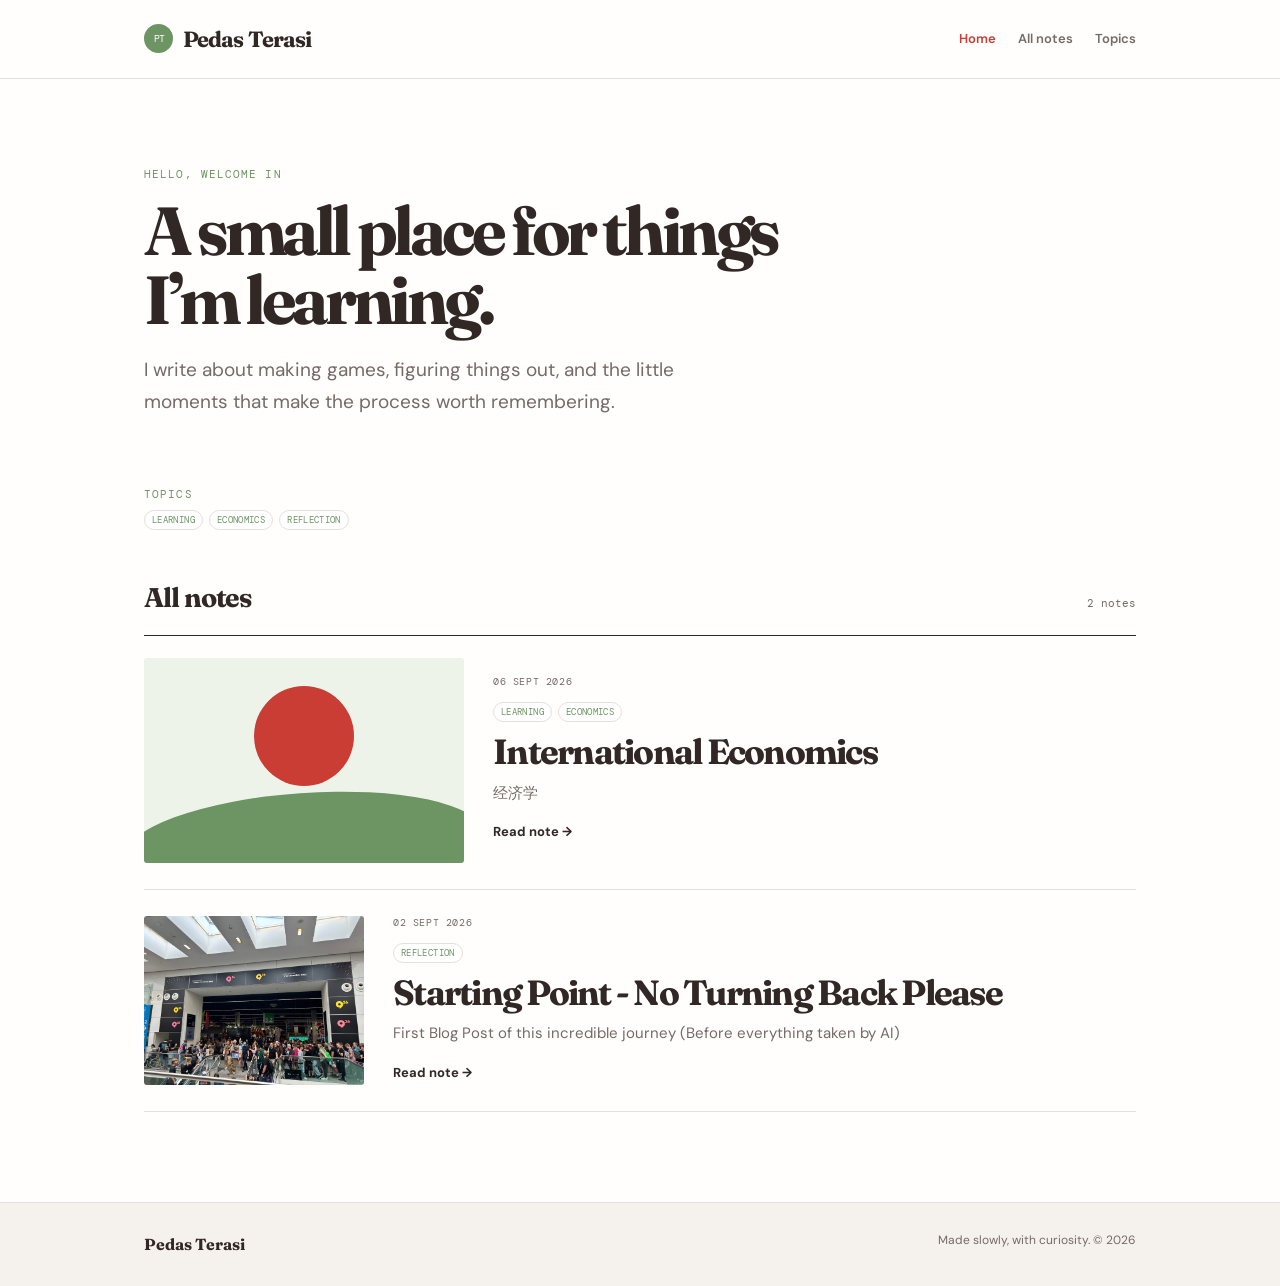
<file: index.html>
<!doctype html><html lang="en"><head><meta charset="UTF-8"><meta name="viewport" content="width=device-width,initial-scale=1.0"><title>Notes on learning &amp; making — Pedas Terasi</title><link rel="preconnect" href="https://fonts.googleapis.com"><link rel="preconnect" href="https://fonts.gstatic.com" crossorigin><link href="https://fonts.googleapis.com/css2?family=DM+Mono:wght@400;500&family=DM+Sans:opsz,wght@9..40,400;9..40,500;9..40,600;9..40,700&family=Fraunces:opsz,wght@9..144,600;9..144,700&display=swap" rel="stylesheet"><link rel="stylesheet" href="style.css"></head><body><a class="skip-link" href="#notes">Skip to notes</a><header class="site-header"><div class="shell header-inner"><a class="brand" href="./"><span class="brand-mark">PT</span><span>Pedas Terasi</span></a><nav class="site-nav" aria-label="Main navigation"><a href="./" aria-current="page">Home</a><a href="#notes">All notes</a><a href="#topics">Topics</a></nav></div></header><main class="shell"><section class="welcome"><p class="eyebrow">Hello, welcome in</p><h1>A small place for things I’m learning.</h1><p>I write about making games, figuring things out, and the little moments that make the process worth remembering.</p></section><section class="topic-section" id="topics" aria-labelledby="topic-title"><p class="eyebrow" id="topic-title">Topics</p><div class="post-tags"><span>Learning</span><span>Economics</span><span>REFLECTION</span></div></section><section class="post-list" id="notes" aria-labelledby="recent-title"><div class="list-heading"><h2 id="recent-title">All notes</h2><span>2 notes</span></div><article class="post-card featured"><a class="post-cover cover-one" href="posts/international-economics.html" aria-label="Read International Economics"></a><div class="post-copy"><p class="post-meta"><time datetime="2026-09-06">06 Sept 2026</time></p><div class="post-tags "><span>Learning</span><span>Economics</span></div><h3><a href="posts/international-economics.html">International Economics</a></h3><p>经济学</p><a class="read-link" href="posts/international-economics.html">Read note <span>→</span></a></div></article><article class="post-card"><a class="post-cover is-image" href="posts/starting-point-no-turning-back-please.html"><img src="images/1.jpg" alt="Gamescom Crowd"></a><div class="post-copy"><p class="post-meta"><time datetime="2026-09-02">02 Sept 2026</time></p><div class="post-tags "><span>REFLECTION</span></div><h3><a href="posts/starting-point-no-turning-back-please.html">Starting Point - No Turning Back Please</a></h3><p>First Blog Post of this incredible journey (Before everything taken by AI)</p><a class="read-link" href="posts/starting-point-no-turning-back-please.html">Read note <span>→</span></a></div></article></section></main><footer class="site-footer"><div class="shell footer-inner"><p>Pedas Terasi</p><p>Made slowly, with curiosity. © 2026</p></div></footer></body></html>
</file>
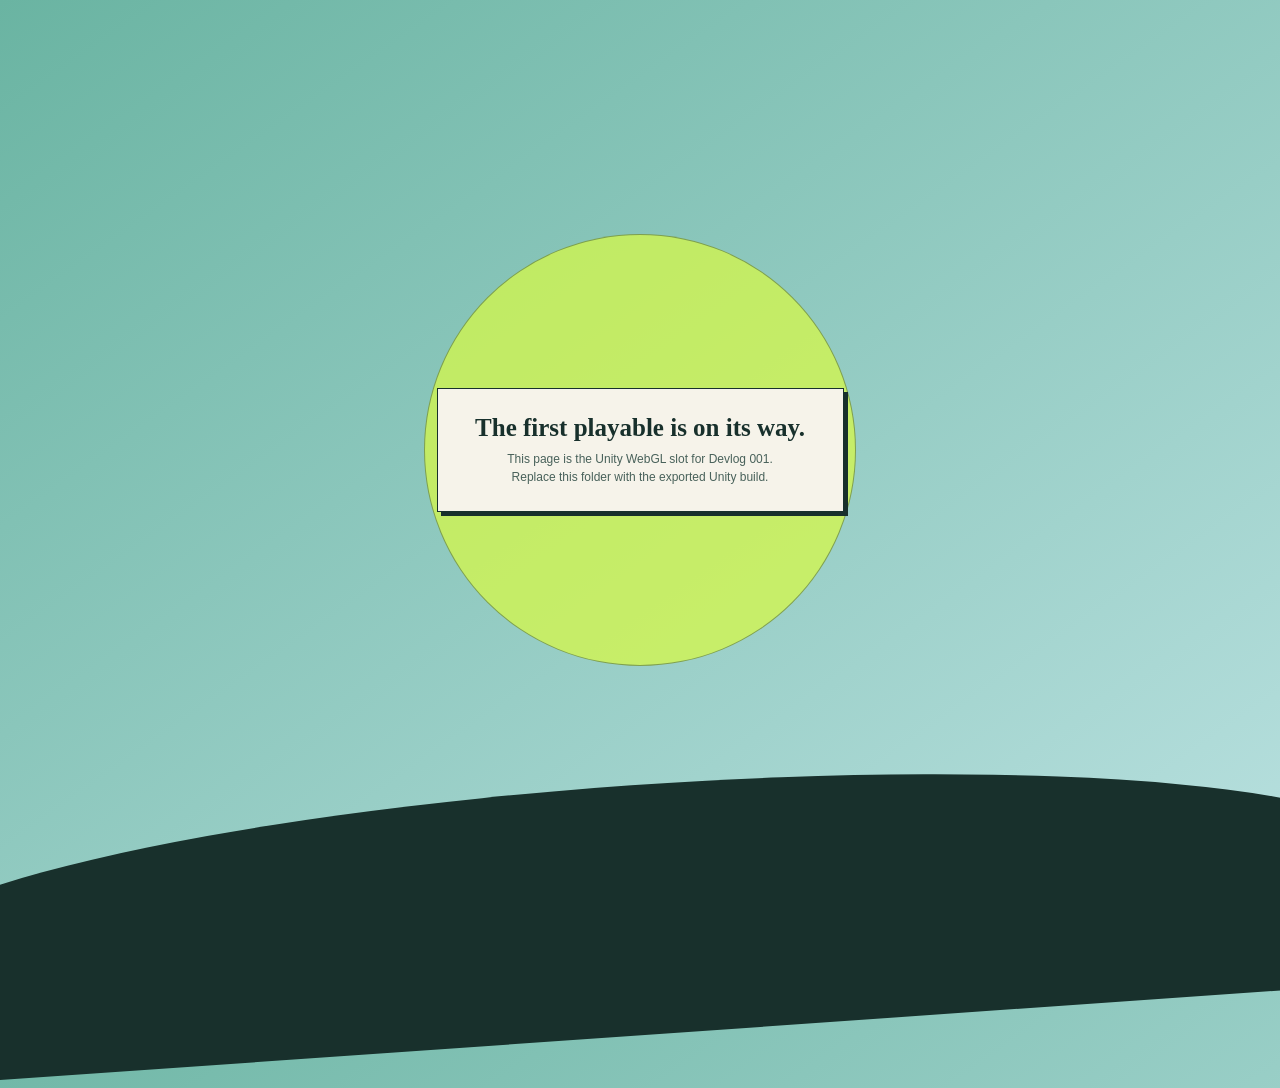
<file: games/devlog-001/index.html>
<!doctype html>
<html lang="en">
<head>
  <meta charset="utf-8">
  <meta name="viewport" content="width=device-width,initial-scale=1">
  <title>Devlog 001 — Playable build coming soon</title>
  <style>html,body{height:100%;margin:0}body{display:grid;place-items:center;overflow:hidden;background:linear-gradient(145deg,#6ab4a2,#b8e0df);color:#18302c;font-family:Arial,sans-serif}.orb{position:absolute;width:430px;height:430px;border:1px solid rgba(24,48,44,.4);border-radius:50%;background:rgba(216,250,69,.72)}.ground{position:absolute;bottom:-135px;width:120%;height:250px;border-radius:50% 50% 0 0;background:#18302c;transform:rotate(-4deg)}.card{position:relative;z-index:1;width:min(355px,calc(100% - 40px));padding:25px;border:1px solid #18302c;background:#f6f3ea;text-align:center;box-shadow:4px 4px 0 #18302c}.card h1{margin:0 0 8px;font:700 25px Georgia,serif}.card p{margin:0;color:#48615a;font-size:12px;line-height:1.5}</style>
</head>
<body><div class="orb"></div><div class="ground"></div><main class="card"><h1>The first playable is on its way.</h1><p>This page is the Unity WebGL slot for Devlog 001.<br>Replace this folder with the exported Unity build.</p></main></body>
</html>
</file>
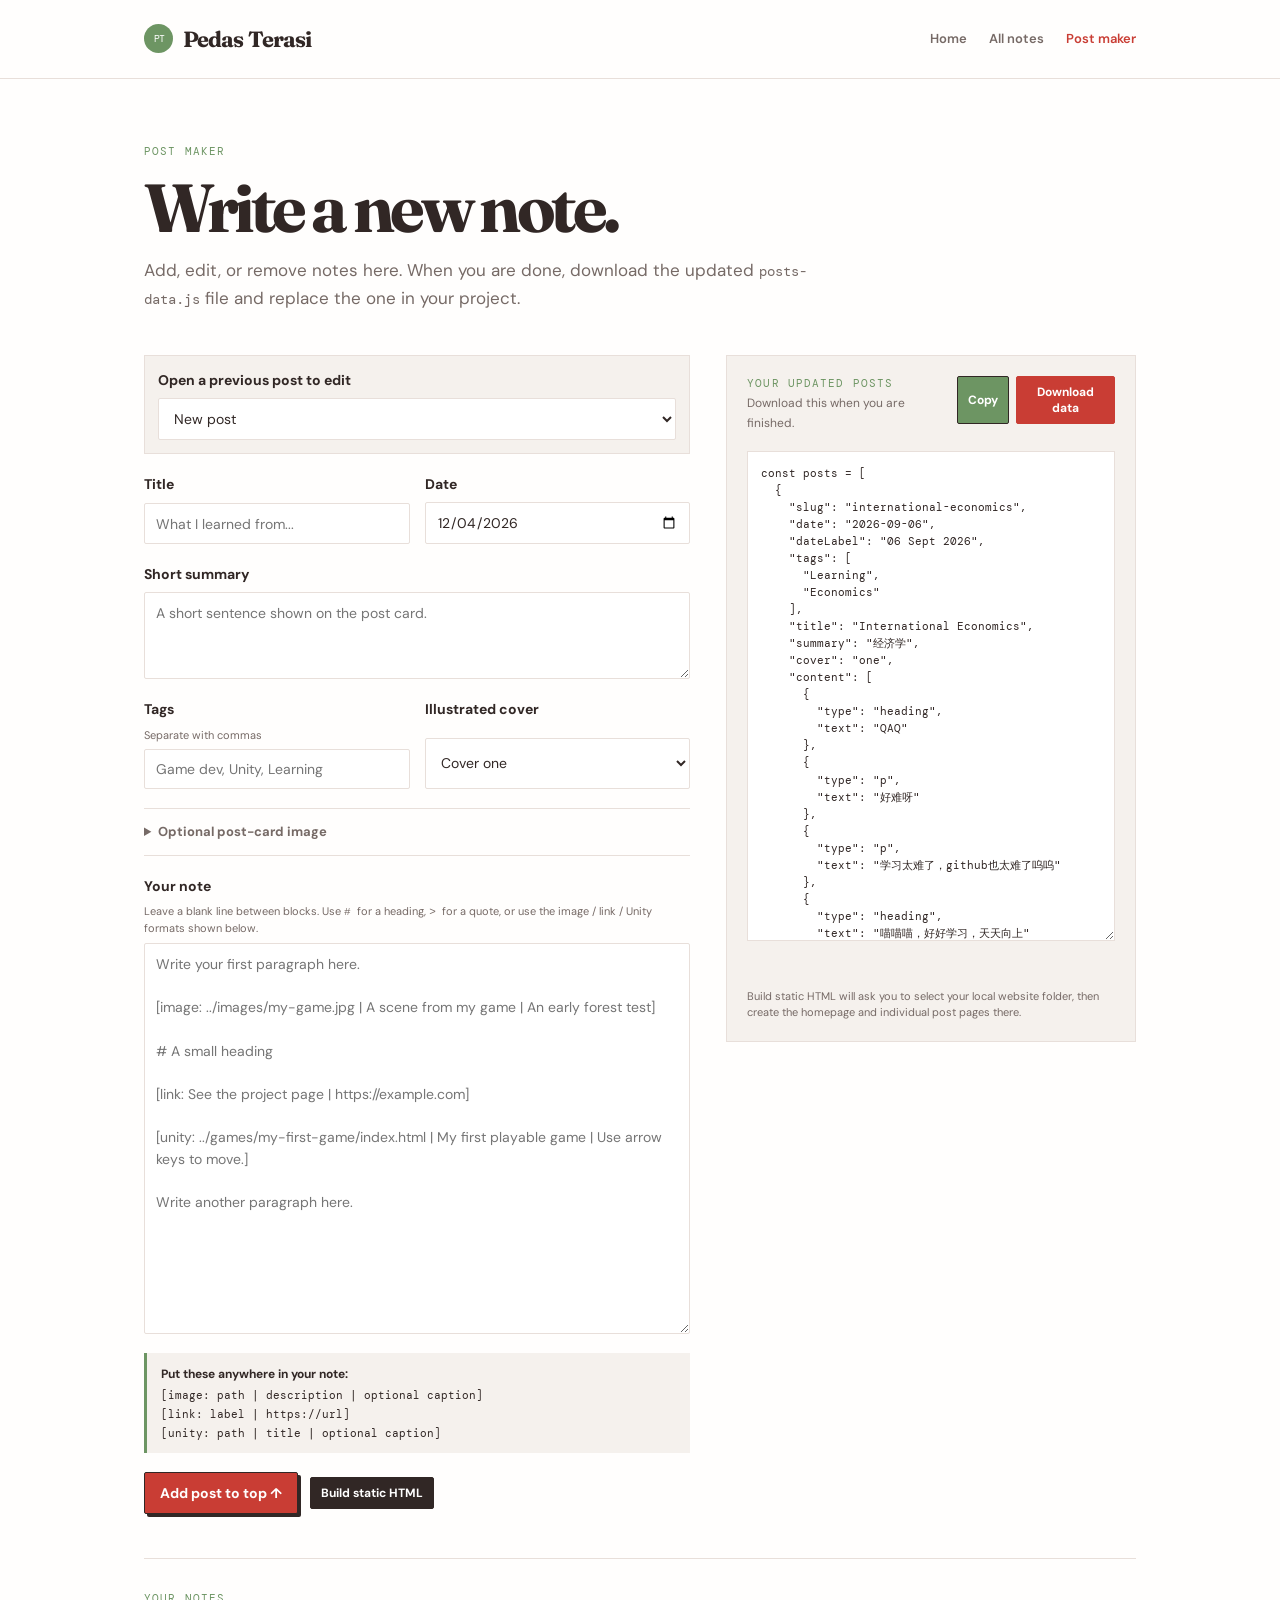
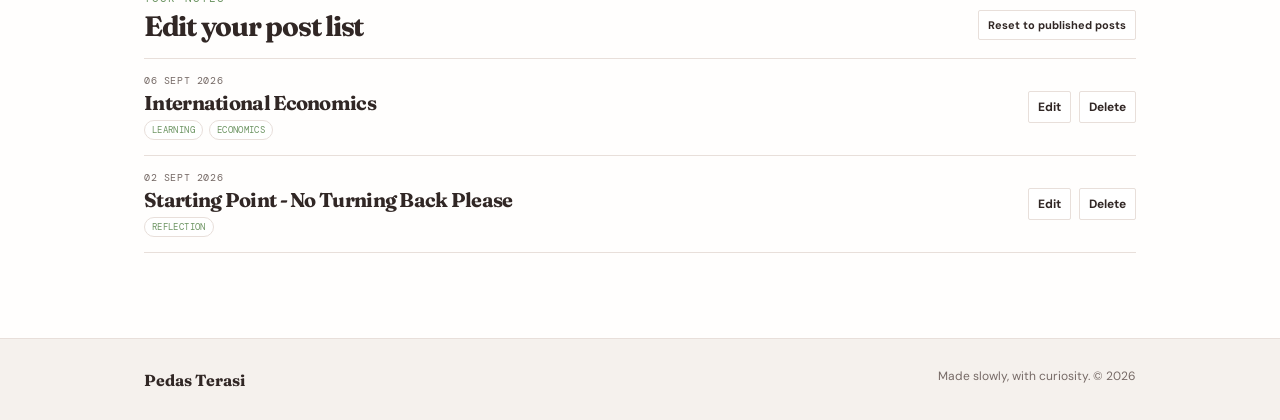
<file: new-post.html>
<!doctype html>
<html lang="en">
<head>
  <meta charset="UTF-8">
  <meta name="viewport" content="width=device-width, initial-scale=1.0">
  <meta name="description" content="A simple helper for writing a new Pedas Terasi blog post.">
  <title>Post Maker — Pedas Terasi</title>
  <link rel="preconnect" href="https://fonts.googleapis.com">
  <link rel="preconnect" href="https://fonts.gstatic.com" crossorigin>
  <link href="https://fonts.googleapis.com/css2?family=DM+Mono:wght@400;500&family=DM+Sans:opsz,wght@9..40,400;9..40,500;9..40,600;9..40,700&family=Fraunces:opsz,wght@9..144,600;9..144,700&display=swap" rel="stylesheet">
  <link rel="stylesheet" href="style.css">
</head>
<body class="maker-page">
  <header class="site-header"><div class="shell header-inner"><a class="brand" href="./"><span class="brand-mark">PT</span><span>Pedas Terasi</span></a><nav class="site-nav" aria-label="Main navigation"><a href="./">Home</a><a href="./#notes">All notes</a><a href="new-post.html" aria-current="page">Post maker</a></nav></div></header>
  <main class="shell maker-shell">
    <section class="maker-intro"><p class="eyebrow">Post maker</p><h1>Write a new note.</h1><p>Add, edit, or remove notes here. When you are done, download the updated <code>posts-data.js</code> file and replace the one in your project.</p></section>
    <div class="maker-layout">
      <form class="maker-form" data-post-form>
        <div class="post-picker-row"><label>Open a previous post to edit<select data-post-picker><option value="">New post</option></select></label><button class="delete-current-button" type="button" data-delete-current hidden>Delete selected post</button></div>
        <div class="form-row"><label>Title<input name="title" required placeholder="What I learned from..." autocomplete="off"></label><label>Date<input name="date" type="date" required></label></div>
        <label>Short summary<textarea name="summary" required rows="3" placeholder="A short sentence shown on the post card."></textarea></label>
        <div class="form-row"><label>Tags <small>Separate with commas</small><input name="tags" placeholder="Game dev, Unity, Learning"></label><label>Illustrated cover<select name="cover"><option value="one">Cover one</option><option value="two">Cover two</option><option value="three">Cover three</option><option value="four">Cover four</option></select></label></div>
        <details class="optional-fields"><summary>Optional post-card image</summary><div class="details-content"><label>Image path<input name="image" placeholder="images/my-game.jpg"></label><label>Image description<input name="imageAlt" placeholder="A small character in a forest"></label></div></details>
        <label>Your note <small>Leave a blank line between blocks. Use <code># </code> for a heading, <code>&gt; </code> for a quote, or use the image / link / Unity formats shown below.</small><textarea name="body" required rows="17" placeholder="Write your first paragraph here.&#10;&#10;[image: ../images/my-game.jpg | A scene from my game | An early forest test]&#10;&#10;# A small heading&#10;&#10;[link: See the project page | https://example.com]&#10;&#10;[unity: ../games/my-first-game/index.html | My first playable game | Use arrow keys to move.]&#10;&#10;Write another paragraph here."></textarea></label><div class="body-block-help"><strong>Put these anywhere in your note:</strong><code>[image: path | description | optional caption]</code><code>[link: label | https://url]</code><code>[unity: path | title | optional caption]</code></div>

        <div class="maker-actions"><button class="generate-button" type="submit" data-save-post>Add post to top <span>↑</span></button><button type="button" class="build-button" data-build>Build static HTML</button><button class="cancel-button" type="button" data-cancel-edit hidden>Cancel editing</button></div>
      </form>
      <section class="manage-posts" aria-labelledby="manage-title">
        <div class="manage-heading"><div><p class="eyebrow">Your notes</p><h2 id="manage-title">Edit your post list</h2></div><button type="button" class="reset-button" data-reset>Reset to published posts</button></div>
        <div data-manage-list></div>
      </section>
      <aside class="maker-output"><div class="output-heading"><div><p class="eyebrow">Your updated posts</p><p>Download this when you are finished.</p></div><div class="output-buttons"><button type="button" class="copy-button" data-copy>Copy</button><button type="button" class="download-button" data-download>Download data</button></div></div><textarea data-output readonly aria-label="Updated posts data"></textarea><p class="copy-note" data-copy-note></p><p class="build-note">Build static HTML will ask you to select your local website folder, then create the homepage and individual post pages there.</p></aside>
    </div>
  </main>
  <footer class="site-footer"><div class="shell footer-inner"><p>Pedas Terasi</p><p>Made slowly, with curiosity. © 2026</p></div></footer>
  <script src="posts-data.js"></script><script src="post-generator.js"></script>
</body>
</html>
</file>
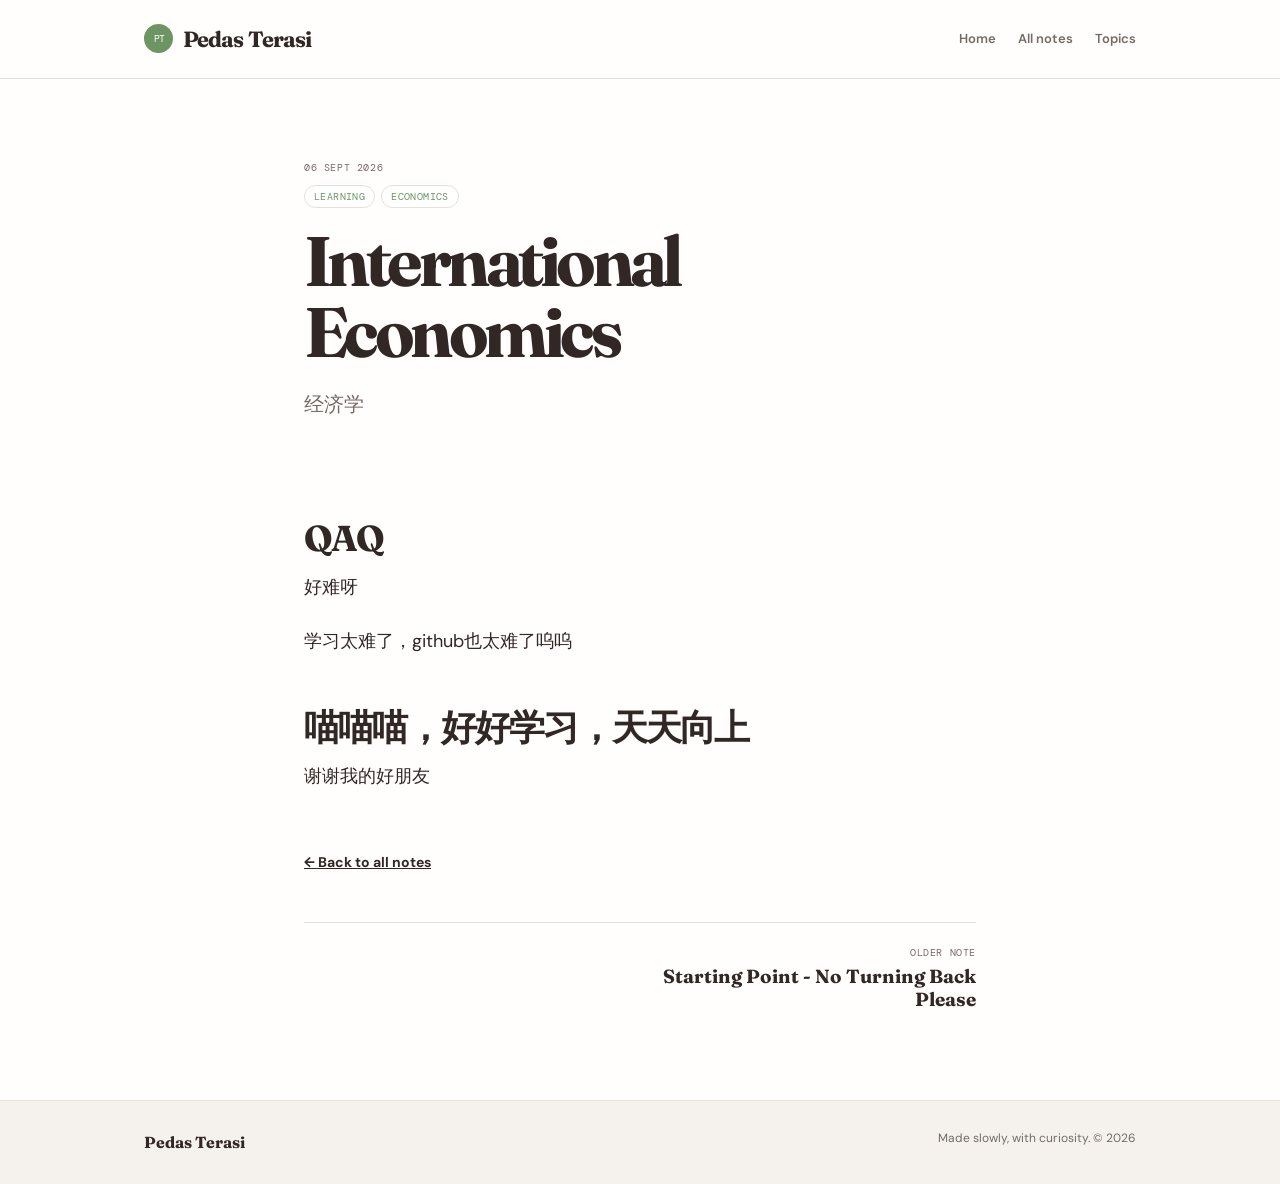
<file: posts/international-economics.html>
<!doctype html><html lang="en"><head><meta charset="UTF-8"><meta name="viewport" content="width=device-width,initial-scale=1.0"><title>International Economics — Pedas Terasi</title><link rel="preconnect" href="https://fonts.googleapis.com"><link rel="preconnect" href="https://fonts.gstatic.com" crossorigin><link href="https://fonts.googleapis.com/css2?family=DM+Mono:wght@400;500&family=DM+Sans:opsz,wght@9..40,400;9..40,500;9..40,600;9..40,700&family=Fraunces:opsz,wght@9..144,600;9..144,700&display=swap" rel="stylesheet"><link rel="stylesheet" href="../style.css"></head><body class="post-page"><a class="skip-link" href="#article">Skip to note</a><header class="site-header"><div class="shell header-inner"><a class="brand" href="../"><span class="brand-mark">PT</span><span>Pedas Terasi</span></a><nav class="site-nav" aria-label="Main navigation"><a href="../">Home</a><a href="../#notes">All notes</a><a href="../#topics">Topics</a></nav></div></header><main><header class="post-header"><p class="post-meta"><time datetime="2026-09-06">06 Sept 2026</time></p><div class="post-tags post-header-tags"><span>Learning</span><span>Economics</span></div><h1>International Economics</h1><p class="post-deck">经济学</p></header><article class="article" id="article"><h2>QAQ</h2><p>好难呀</p><p>学习太难了，github也太难了呜呜</p><h2>喵喵喵，好好学习，天天向上</h2><p>谢谢我的好朋友</p><a class="back-link" href="../">← Back to all notes</a><nav class="post-navigation" aria-label="More notes"><span class="nav-placeholder"></span><a href="starting-point-no-turning-back-please.html"><span>Older note</span>Starting Point - No Turning Back Please</a></nav></article></main><footer class="site-footer"><div class="shell footer-inner"><p>Pedas Terasi</p><p>Made slowly, with curiosity. © 2026</p></div></footer></body></html>
</file>
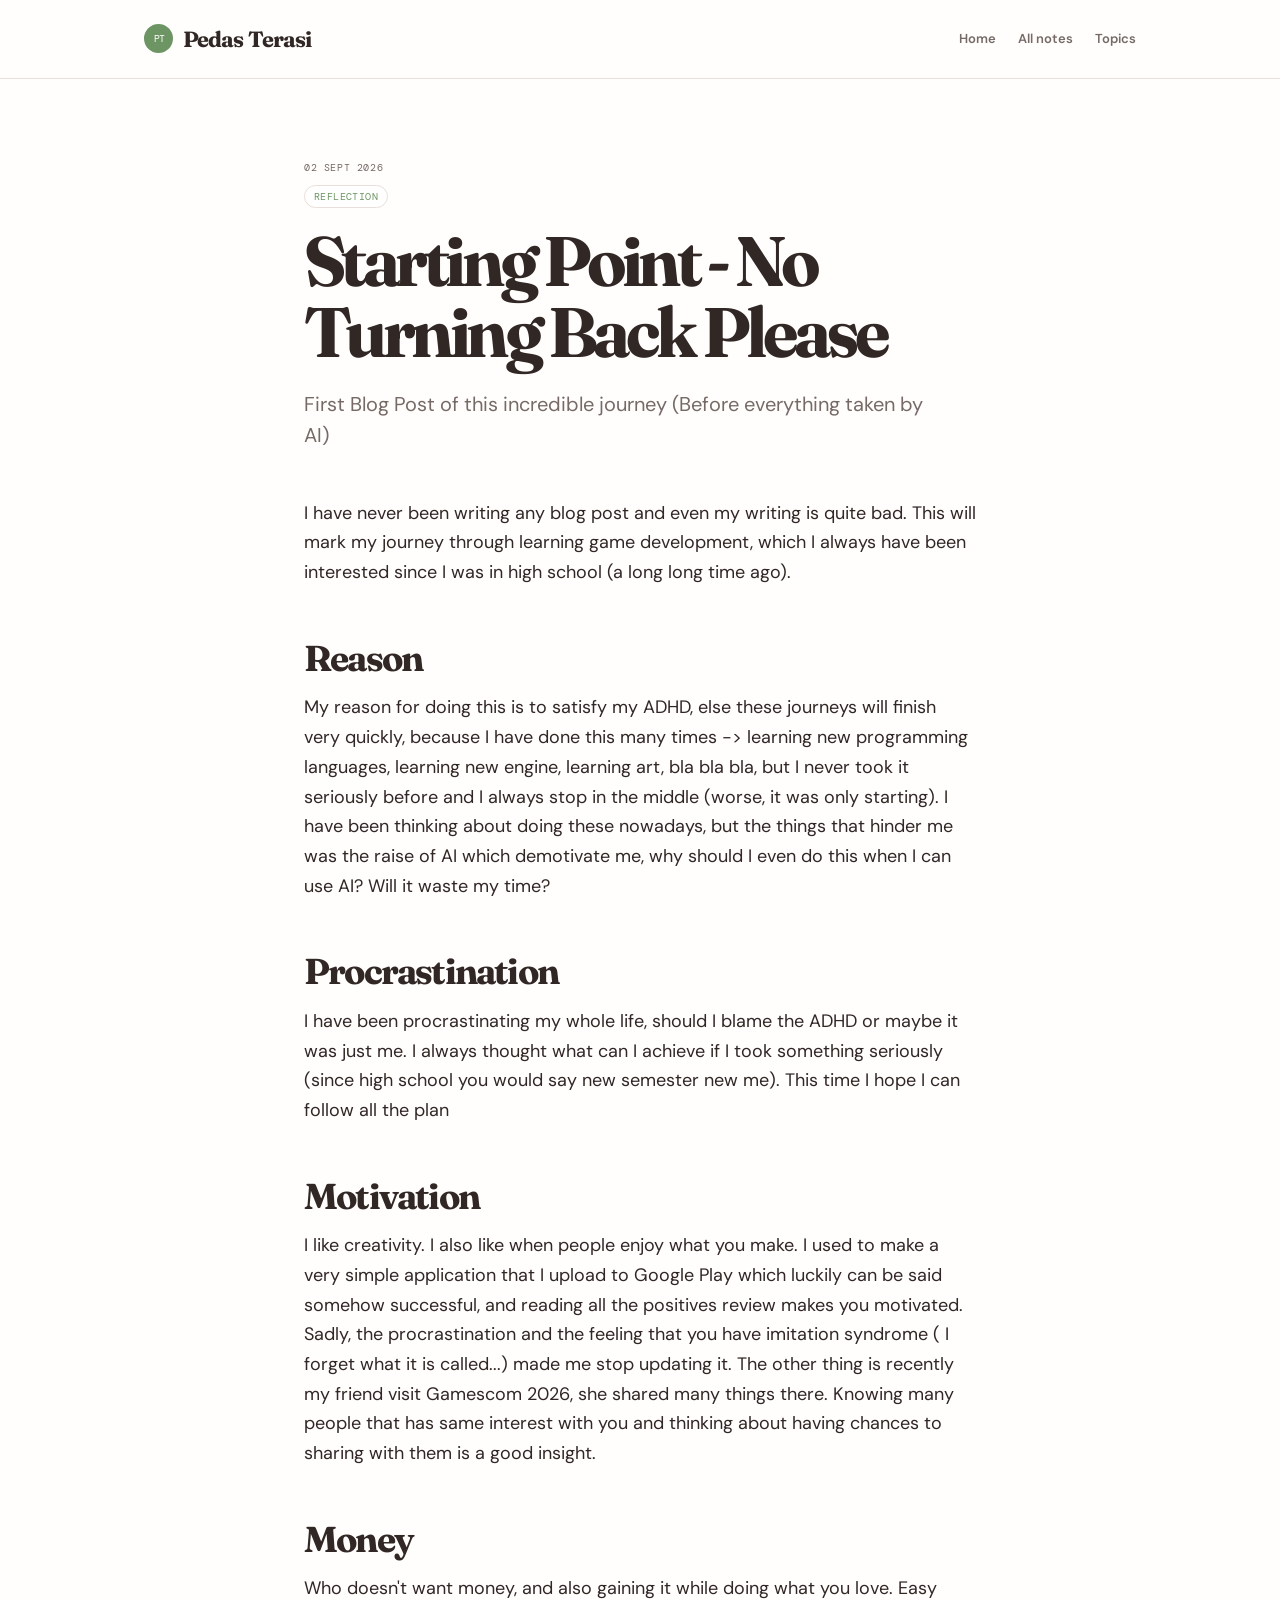
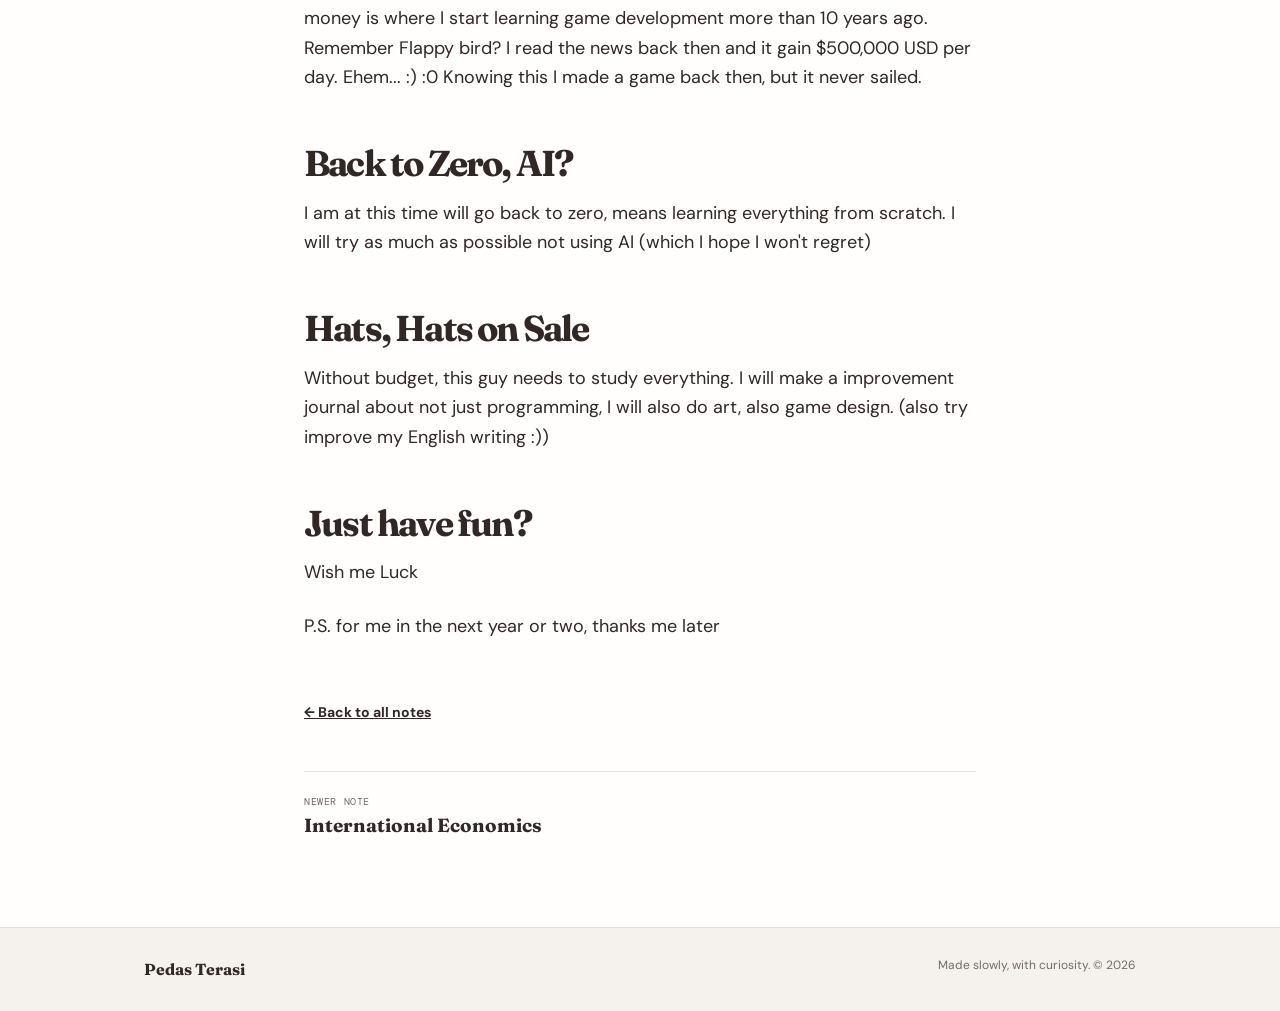
<file: posts/starting-point-no-turning-back-please.html>
<!doctype html><html lang="en"><head><meta charset="UTF-8"><meta name="viewport" content="width=device-width,initial-scale=1.0"><title>Starting Point - No Turning Back Please — Pedas Terasi</title><link rel="preconnect" href="https://fonts.googleapis.com"><link rel="preconnect" href="https://fonts.gstatic.com" crossorigin><link href="https://fonts.googleapis.com/css2?family=DM+Mono:wght@400;500&family=DM+Sans:opsz,wght@9..40,400;9..40,500;9..40,600;9..40,700&family=Fraunces:opsz,wght@9..144,600;9..144,700&display=swap" rel="stylesheet"><link rel="stylesheet" href="../style.css"></head><body class="post-page"><a class="skip-link" href="#article">Skip to note</a><header class="site-header"><div class="shell header-inner"><a class="brand" href="../"><span class="brand-mark">PT</span><span>Pedas Terasi</span></a><nav class="site-nav" aria-label="Main navigation"><a href="../">Home</a><a href="../#notes">All notes</a><a href="../#topics">Topics</a></nav></div></header><main><header class="post-header"><p class="post-meta"><time datetime="2026-09-02">02 Sept 2026</time></p><div class="post-tags post-header-tags"><span>REFLECTION</span></div><h1>Starting Point - No Turning Back Please</h1><p class="post-deck">First Blog Post of this incredible journey (Before everything taken by AI)</p></header><article class="article" id="article"><p>I have never been writing any blog post and even my writing is quite bad.
This will mark my journey through learning game development, which I always have been interested since I was in high school (a long long time ago).</p><h2>Reason</h2><p>My reason for doing this is to satisfy my ADHD, else these journeys will finish very quickly, because I have done this many times -&gt; learning new programming languages, learning new engine, learning art, bla bla bla, but I never took it seriously before and I always stop in the middle (worse, it was only starting).
I have been thinking about doing these nowadays, but the things that hinder me was the raise of AI which demotivate me, why should I even do this when I can use AI? Will it waste my time?</p><h2>Procrastination</h2><p>I have been procrastinating my whole life, should I blame the ADHD or maybe it was just me. I always thought what can I achieve if I took something seriously (since high school you would say new semester new me). This time I hope I can follow all the plan</p><h2>Motivation</h2><p>I like creativity. I also like when people enjoy what you make. I used to make a very simple application that I upload to Google Play which luckily can be said somehow successful, and reading all the positives review makes you motivated. Sadly, the procrastination and the feeling that you have imitation syndrome ( I forget what it is called...) made me stop updating it. 
The other thing is recently my friend visit Gamescom 2026, she shared many things there. Knowing many people that has same interest with you and thinking about having chances to sharing with them is a good insight.</p><h2>Money</h2><p>Who doesn't want money, and also gaining it while doing what you love. Easy money is where I start learning game development more than 10 years ago. Remember Flappy bird? I read the news back then and it gain $500,000 USD per day. Ehem... :)   :0
Knowing this I made a game back then, but it never sailed.</p><h2>Back to Zero, AI?</h2><p>I am at this time will go back to zero, means learning everything from scratch.
I will try as much as possible not using AI (which I hope I won't regret)</p><h2>Hats, Hats on Sale</h2><p>Without budget, this guy needs to study everything. I will make a improvement journal about not just programming, I will also do art, also game design. (also try improve my English writing :))</p><h2>Just have fun?</h2><p>Wish me Luck</p><p>P.S. for me in the next year or two, thanks me later</p><a class="back-link" href="../">← Back to all notes</a><nav class="post-navigation" aria-label="More notes"><a href="international-economics.html"><span>Newer note</span>International Economics</a><span class="nav-placeholder"></span></nav></article></main><footer class="site-footer"><div class="shell footer-inner"><p>Pedas Terasi</p><p>Made slowly, with curiosity. © 2026</p></div></footer></body></html>
</file>
<file: style.css>
:root {
    --ink: #312725;
    --soft: #766a66;
    --paper: #fffefd;
    --paper-dark: #f5f1ed;
    --leaf: #6d9563;
    --peach: #c93d34;
    --yellow: #eee3d6;
    --line: #e8dfda;
    --serif: "Fraunces",Georgia,serif;
    --sans: "DM Sans",Arial,sans-serif;
    --mono: "DM Mono",monospace
}

* {
    box-sizing: border-box
}

html {
    scroll-behavior: smooth
}

body {
    margin: 0;
    background: var(--paper);
    color: var(--ink);
    font-family: var(--sans);
    font-size: 16px;
    line-height: 1.65
}

.shell {
    width: min(1040px,100%);
    margin: 0 auto;
    padding-inline: 24px
}

a {
    color: inherit
}

.site-header {
    border-bottom: 1px solid var(--line)
}

.header-inner {
    min-height: 78px;
    display: flex;
    align-items: center;
    justify-content: space-between;
    gap: 22px
}

.brand {
    display: flex;
    align-items: center;
    gap: 10px;
    font-family: var(--serif);
    font-size: 22px;
    font-weight: 700;
    letter-spacing: -.04em;
    text-decoration: none
}

.brand-mark {
    display: grid;
    place-items: center;
    width: 29px;
    height: 29px;
    border-radius: 50%;
    background: var(--leaf);
    color: #fff;
    font: 10px var(--mono);
    letter-spacing: -.1em
}

.header-note {
    margin: 0;
    color: var(--soft);
    font-size: 13px
}

.welcome {
    max-width: 700px;
    padding: 88px 0 70px
}

.eyebrow {
    margin: 0 0 15px;
    color: var(--leaf);
    font: 11px var(--mono);
    letter-spacing: .1em;
    text-transform: uppercase
}

.welcome h1 {
    margin: 0 0 21px;
    font-family: var(--serif);
    font-size: clamp(40px,6.6vw,68px);
    font-weight: 700;
    letter-spacing: -.065em;
    line-height: 1.01
}

.welcome > p:last-child {
    max-width: 560px;
    margin: 0;
    color: var(--soft);
    font-size: 19px
}

.post-list {
    padding-bottom: 90px
}

.list-heading {
    display: flex;
    align-items: baseline;
    justify-content: space-between;
    margin-bottom: 22px;
    padding-bottom: 14px;
    border-bottom: 1px solid var(--ink)
}

    .list-heading h2 {
        margin: 0;
        font-family: var(--serif);
        font-size: 27px;
        letter-spacing: -.04em
    }

    .list-heading span {
        color: var(--soft);
        font: 11px var(--mono)
    }

.post-card {
    display: grid;
    grid-template-columns: 220px 1fr;
    gap: 29px;
    padding: 26px 0;
    border-bottom: 1px solid var(--line)
}

    .post-card.featured {
        grid-template-columns: 320px 1fr;
        padding-top: 0
    }

.post-cover {
    position: relative;
    display: block;
    min-height: 145px;
    overflow: hidden;
    border-radius: 3px;
    text-decoration: none
}

.post-card.featured .post-cover {
    min-height: 205px
}

.post-cover::before, .post-cover::after {
    position: absolute;
    content: ""
}

.cover-one {
    background: #edf3e9
}

    .cover-one::before {
        top: 28px;
        left: 50%;
        width: 100px;
        height: 100px;
        border-radius: 50%;
        background: var(--peach);
        transform: translateX(-50%)
    }

    .cover-one::after {
        right: -20px;
        bottom: -35px;
        left: -20px;
        height: 105px;
        border-radius: 50% 50% 0 0;
        background: var(--leaf);
        transform: rotate(-4deg)
    }

.cover-two {
    background: #f8e8e4
}

    .cover-two::before {
        top: 28px;
        left: 34px;
        width: 150px;
        height: 95px;
        border: 2px solid var(--ink);
        border-radius: 4px;
        background: var(--paper);
        box-shadow: 8px 8px 0 rgba(40,58,53,.2);
        transform: rotate(-5deg)
    }

    .cover-two::after {
        top: 53px;
        left: 62px;
        width: 96px;
        height: 4px;
        background: var(--peach);
        box-shadow: 0 17px 0 var(--leaf),0 34px 0 var(--yellow)
    }

.cover-three {
    background: #f2d5cf
}

    .cover-three::before {
        bottom: -22px;
        left: 23px;
        width: 74px;
        height: 145px;
        border: 3px solid var(--ink);
        border-radius: 46px 46px 0 0;
        background: #fffefd;
        transform: rotate(22deg)
    }

    .cover-three::after {
        right: 34px;
        bottom: 37px;
        width: 49px;
        height: 49px;
        border: 3px solid var(--ink);
        border-radius: 50%;
        background: var(--yellow);
        box-shadow: -83px -49px 0 -16px var(--leaf)
    }

.cover-four {
    background: #e5eee0
}

    .cover-four::before {
        top: 26px;
        left: 50%;
        width: 90px;
        height: 90px;
        border: 3px solid var(--ink);
        border-radius: 50%;
        background: var(--paper);
        transform: translateX(-50%)
    }

    .cover-four::after {
        top: 68px;
        left: 50%;
        width: 72px;
        height: 3px;
        background: var(--ink);
        box-shadow: 0 13px 0 var(--ink);
        transform: translateX(-50%)
    }

.post-copy {
    align-self: center
}

.post-meta {
    margin: 0 0 8px;
    color: var(--soft);
    font: 10px var(--mono);
    letter-spacing: .06em;
    text-transform: uppercase
}

    .post-meta span {
        margin: 0 5px;
        color: var(--peach)
    }

.post-copy h3 {
    max-width: 610px;
    margin: 0 0 10px;
    font-family: var(--serif);
    font-size: clamp(25px,3vw,35px);
    letter-spacing: -.05em;
    line-height: 1.07
}

    .post-copy h3 a {
        text-decoration: none
    }

        .post-copy h3 a:hover {
            color: var(--leaf)
        }

.post-copy > p:not(.post-meta) {
    max-width: 600px;
    margin: 0 0 13px;
    color: var(--soft);
    font-size: 15px
}

.read-link {
    font-size: 13px;
    font-weight: 700;
    text-decoration: none
}

    .read-link span {
        display: inline-block;
        transition: transform .2s
    }

    .read-link:hover span {
        transform: translateX(4px)
    }

.site-footer {
    padding: 28px 0;
    border-top: 1px solid var(--line);
    background: var(--paper-dark)
}

.footer-inner {
    display: flex;
    justify-content: space-between;
    gap: 20px;
    color: var(--soft);
    font-size: 12px
}

    .footer-inner p {
        margin: 0
    }

        .footer-inner p:first-child {
            color: var(--ink);
            font-family: var(--serif);
            font-size: 16px;
            font-weight: 700
        }
/* Simple reading pages */ .post-page .site-header {
    background: var(--paper)
}

.post-header {
    max-width: 760px;
    padding: 82px 24px 48px
}

    .post-header h1 {
        margin: 0 0 20px;
        font-family: var(--serif);
        font-size: clamp(45px,6vw,70px);
        letter-spacing: -.065em;
        line-height: 1.02
    }

.post-meta {
    margin-bottom: 16px
}

.post-deck {
    max-width: 620px;
    margin: 0;
    color: var(--soft);
    font-size: 20px;
    line-height: 1.55
}

.article {
    width: min(720px,100%);
    margin: 0 auto;
    padding: 0 24px 90px;
    font-size: 18px
}

    .article p {
        margin: 0 0 24px
    }

    .article h2 {
        margin: 51px 0 15px;
        font-family: var(--serif);
        font-size: 36px;
        letter-spacing: -.05em;
        line-height: 1.1
    }

    .article blockquote {
        margin: 34px 0;
        padding: 20px 24px;
        border-left: 3px solid var(--peach);
        background: var(--paper-dark);
        font-family: var(--serif);
        font-size: 23px;
        font-weight: 600;
        line-height: 1.35
    }

        .article blockquote p {
            margin: 0
        }

    .article ul {
        padding-left: 22px;
        margin-bottom: 25px
    }

    .article li {
        margin: 7px 0
    }

.back-link {
    display: inline-block;
    margin-top: 35px;
    font-size: 14px;
    font-weight: 700
}

.unity-demo {
    margin: 38px 0;
    padding: 14px;
    border: 1px solid var(--line);
    background: var(--paper-dark)
}

    .unity-demo iframe {
        display: block;
        width: 100%;
        height: 340px;
        border: 0
    }

    .unity-demo figcaption {
        padding: 10px 2px 0;
        color: var(--soft);
        font-size: 12px
    }

.skip-link {
    position: absolute;
    left: -999px
}

    .skip-link:focus {
        top: 10px;
        left: 10px;
        z-index: 3;
        padding: 8px;
        background: var(--yellow)
    }

@media(max-width:650px) {
    .shell {
        padding-inline: 18px
    }

    .header-inner {
        min-height: 68px
    }

    .header-note {
        display: none
    }

    .welcome {
        padding: 61px 0 52px
    }

        .welcome > p:last-child {
            font-size: 17px
        }

    .post-card, .post-card.featured {
        grid-template-columns: 1fr;
        gap: 18px;
        padding: 24px 0
    }

        .post-card.featured .post-cover, .post-cover {
            min-height: 185px
        }

    .post-copy h3 {
        font-size: 29px
    }

    .footer-inner {
        flex-direction: column;
        gap: 7px
    }

    .post-header {
        padding: 58px 18px 38px
    }

    .article {
        padding-inline: 18px;
        font-size: 17px
    }

        .article h2 {
            font-size: 32px
        }

    .unity-demo iframe {
        height: 270px
    }
}

.article-link {
    margin: 30px 0 !important
}

    .article-link a {
        display: inline-block;
        padding: 10px 14px;
        border: 1px solid var(--ink);
        background: #fff;
        text-decoration: none;
        font-size: 14px;
        font-weight: 700;
        box-shadow: 3px 3px 0 var(--peach)
    }

        .article-link a:hover {
            transform: translate(2px,2px);
            box-shadow: 1px 1px 0 var(--peach)
        }

.post-tags {
    display: flex;
    flex-wrap: wrap;
    gap: 6px;
    margin: -2px 0 11px
}

    .post-tags span {
        padding: 3px 7px;
        border: 1px solid var(--line);
        border-radius: 999px;
        background: #fff;
        color: var(--leaf);
        font: 9px var(--mono);
        letter-spacing: .04em;
        text-transform: uppercase
    }

.post-header-tags {
    margin: -5px 0 18px
}

    .post-header-tags span {
        padding: 4px 9px;
        font-size: 10px
    }

.site-header {
    position: sticky;
    z-index: 5;
    top: 0;
    background: rgba(255,254,253,.94);
    backdrop-filter: blur(12px)
}

.site-nav {
    display: flex;
    align-items: center;
    gap: 22px
}

    .site-nav a {
        color: var(--soft);
        font-size: 13px;
        font-weight: 600;
        text-decoration: none
    }

        .site-nav a:hover, .site-nav a[aria-current="page"] {
            color: var(--peach)
        }

.topic-section {
    padding: 0 0 35px
}

    .topic-section .eyebrow {
        margin-bottom: 11px
    }

.topic-filters {
    display: flex;
    flex-wrap: wrap;
    gap: 8px
}

    .topic-filters button {
        padding: 7px 11px;
        border: 1px solid var(--line);
        border-radius: 999px;
        background: transparent;
        color: var(--soft);
        font: 11px var(--sans);
        font-weight: 600;
        cursor: pointer;
        transition: background .2s,color .2s,border-color .2s
    }

        .topic-filters button:hover {
            border-color: var(--peach);
            color: var(--peach)
        }

        .topic-filters button.is-active {
            border-color: var(--peach);
            background: var(--peach);
            color: #fff
        }

.empty-state {
    padding: 25px 0;
    color: var(--soft)
}

.post-navigation {
    display: grid;
    grid-template-columns: 1fr 1fr;
    gap: 16px;
    margin-top: 45px;
    padding-top: 23px;
    border-top: 1px solid var(--line)
}

    .post-navigation a {
        display: block;
        font-family: var(--serif);
        font-size: 19px;
        font-weight: 700;
        line-height: 1.2;
        text-decoration: none
    }

        .post-navigation a:last-child {
            text-align: right
        }

        .post-navigation a:hover {
            color: var(--peach)
        }

        .post-navigation a span {
            display: block;
            margin-bottom: 6px;
            color: var(--soft);
            font: 10px var(--mono);
            letter-spacing: .06em;
            text-transform: uppercase
        }

.nav-placeholder {
    display: block
}

@media(max-width:650px) {
    .site-nav {
        gap: 14px
    }

        .site-nav a {
            font-size: 12px
        }

    .post-navigation {
        gap: 10px
    }

        .post-navigation a {
            font-size: 16px
        }
}

.post-cover.is-image {
    background: var(--paper-dark)
}

    .post-cover.is-image::before, .post-cover.is-image::after {
        display: none
    }

    .post-cover.is-image img {
        display: block;
        width: 100%;
        height: 100%;
        object-fit: cover;
        transition: transform .35s ease
    }

    .post-cover.is-image:hover img {
        transform: scale(1.04)
    }

.maker-shell {
    padding-top: 65px;
    padding-bottom: 85px
}

.maker-intro {
    max-width: 690px;
    margin-bottom: 43px
}

    .maker-intro h1 {
        margin: 0 0 15px;
        font-family: var(--serif);
        font-size: clamp(43px,5.8vw,68px);
        letter-spacing: -.065em;
        line-height: 1
    }

    .maker-intro > p:last-child {
        margin: 0;
        color: var(--soft);
        font-size: 17px
    }

    .maker-intro code, .maker-output code {
        font-family: var(--mono);
        font-size: .8em
    }

.maker-layout {
    display: grid;
    grid-template-columns: minmax(0,1fr) minmax(300px,.75fr);
    gap: 36px;
    align-items: start
}

.maker-form {
    display: grid;
    gap: 19px
}

    .maker-form label {
        display: grid;
        gap: 6px;
        color: var(--ink);
        font-size: 14px;
        font-weight: 700
    }

        .maker-form label small {
            color: var(--soft);
            font-size: 11px;
            font-weight: 400;
            line-height: 1.45
        }

    .maker-form input, .maker-form textarea, .maker-form select {
        width: 100%;
        padding: 10px 11px;
        border: 1px solid var(--line);
        border-radius: 2px;
        background: #fff;
        color: var(--ink);
        font: 14px var(--sans);
        font-weight: 400
    }

    .maker-form textarea {
        resize: vertical;
        line-height: 1.55
    }

        .maker-form input:focus, .maker-form textarea:focus, .maker-form select:focus {
            border-color: var(--peach);
            outline: 2px solid rgba(201,61,52,.16)
        }

.form-row {
    display: grid;
    grid-template-columns: 1fr 1fr;
    gap: 15px
}

.optional-fields {
    border-top: 1px solid var(--line);
    border-bottom: 1px solid var(--line);
    color: var(--soft)
}

    .optional-fields summary {
        padding: 12px 0;
        cursor: pointer;
        font-size: 13px;
        font-weight: 700
    }

.details-content {
    display: grid;
    gap: 14px;
    padding: 3px 0 17px
}

.generate-button, .copy-button {
    border: 1px solid var(--ink);
    border-radius: 2px;
    background: var(--peach);
    color: #fff;
    font: 14px var(--sans);
    font-weight: 700;
    cursor: pointer
}

.generate-button {
    justify-self: start;
    padding: 11px 15px;
    box-shadow: 3px 3px 0 var(--ink)
}

    .generate-button:hover {
        transform: translate(2px,2px);
        box-shadow: 1px 1px 0 var(--ink)
    }

.maker-output {
    position: sticky;
    top: 98px;
    padding: 20px;
    border: 1px solid var(--line);
    background: var(--paper-dark)
}

.output-heading {
    display: flex;
    align-items: flex-start;
    justify-content: space-between;
    gap: 12px
}

    .output-heading .eyebrow {
        margin-bottom: 4px
    }

    .output-heading p:last-child {
        margin: 0;
        color: var(--soft);
        font-size: 12px
    }

.copy-button {
    padding: 7px 10px;
    background: var(--leaf);
    font-size: 12px
}

    .copy-button:disabled {
        cursor: not-allowed;
        opacity: .45
    }

.maker-output textarea {
    width: 100%;
    min-height: 490px;
    margin-top: 17px;
    padding: 13px;
    border: 1px solid var(--line);
    background: #fff;
    color: var(--ink);
    font: 11px/1.55 var(--mono);
    resize: vertical
}

.copy-note {
    min-height: 18px;
    margin: 10px 0 0;
    color: var(--soft);
    font-size: 12px;
    line-height: 1.4
}

@media(max-width:800px) {
    .maker-layout {
        grid-template-columns: 1fr
    }

    .maker-output {
        position: static
    }

        .maker-output textarea {
            min-height: 350px
        }
}

@media(max-width:500px) {
    .site-nav .write-link {
        display: none
    }

    .form-row {
        grid-template-columns: 1fr
    }

    .maker-shell {
        padding-top: 49px
    }

    .maker-output {
        padding: 15px
    }
}

.manage-posts {
    grid-column: 1/-1;
    margin-top: 8px;
    padding-top: 32px;
    border-top: 1px solid var(--line)
}

.manage-heading {
    display: flex;
    align-items: end;
    justify-content: space-between;
    gap: 20px;
    margin-bottom: 18px
}

    .manage-heading h2 {
        margin: 0;
        font-family: var(--serif);
        font-size: 28px;
        letter-spacing: -.045em;
        line-height: 1
    }

    .manage-heading .eyebrow {
        margin-bottom: 7px
    }

.manage-item {
    display: flex;
    align-items: center;
    justify-content: space-between;
    gap: 20px;
    padding: 15px 0;
    border-top: 1px solid var(--line)
}

    .manage-item:last-child {
        border-bottom: 1px solid var(--line)
    }

    .manage-item .post-meta {
        margin-bottom: 4px
    }

    .manage-item h3 {
        margin: 0 0 6px;
        font-family: var(--serif);
        font-size: 20px;
        letter-spacing: -.035em;
        line-height: 1.15
    }

    .manage-item .post-tags {
        margin: 0
    }

.manage-item-actions {
    display: flex;
    gap: 8px;
    flex-shrink: 0
}

    .manage-item-actions button, .reset-button, .cancel-button, .download-button {
        padding: 7px 9px;
        border: 1px solid var(--line);
        border-radius: 2px;
        background: #fff;
        color: var(--ink);
        font: 12px var(--sans);
        font-weight: 700;
        cursor: pointer
    }

        .manage-item-actions button:hover, .cancel-button:hover {
            border-color: var(--leaf);
            color: var(--leaf)
        }

        .manage-item-actions button[data-delete]:hover, .reset-button:hover {
            border-color: var(--peach);
            color: var(--peach)
        }

.reset-button {
    font-size: 11px
}

.output-buttons {
    display: flex;
    gap: 7px
}

.download-button {
    background: var(--peach);
    border-color: var(--peach);
    color: #fff
}

.maker-actions {
    display: flex;
    align-items: center;
    gap: 12px
}

@media(max-width:650px) {
    .manage-heading {
        align-items: flex-start;
        flex-direction: column
    }

    .manage-item {
        align-items: flex-start;
        flex-direction: column
    }

    .manage-item-actions {
        width: 100%
    }

        .manage-item-actions button {
            flex: 1
        }
}

@media(min-width:801px) {
    .maker-form {
        grid-column: 1;
        grid-row: 1
    }

    .maker-output {
        grid-column: 2;
        grid-row: 1
    }

    .manage-posts {
        grid-column: 1/-1;
        grid-row: 2
    }
}

.post-picker-row {
    display: flex;
    align-items: end;
    gap: 12px;
    padding: 13px;
    border: 1px solid var(--line);
    background: var(--paper-dark)
}

    .post-picker-row > label {
        flex: 1
    }

.delete-current-button {
    padding: 9px 10px;
    border: 1px solid var(--peach);
    border-radius: 2px;
    background: #fff;
    color: var(--peach);
    font: 12px var(--sans);
    font-weight: 700;
    cursor: pointer;
    white-space: nowrap
}

    .delete-current-button:hover {
        background: var(--peach);
        color: #fff
    }

@media(max-width:500px) {
    .post-picker-row {
        align-items: stretch;
        flex-direction: column
    }

    .delete-current-button {
        width: 100%
    }
}

.body-block-help {
    display: grid;
    gap: 5px;
    padding: 13px 14px;
    border-left: 3px solid var(--leaf);
    background: var(--paper-dark);
    color: var(--soft);
    font-size: 12px;
    line-height: 1.45
}

    .body-block-help strong {
        color: var(--ink)
    }

    .body-block-help code {
        font: 11px var(--mono);
        color: var(--ink)
    }

.article-image {
    margin: 35px 0
}

    .article-image img {
        display: block;
        width: 100%;
        max-height: 600px;
        object-fit: cover;
        border-radius: 2px
    }

    .article-image figcaption {
        margin-top: 8px;
        color: var(--soft);
        font-size: 12px;
        line-height: 1.45
    }

.build-button {
    padding: 7px 10px;
    border: 1px solid var(--ink);
    border-radius: 2px;
    background: var(--ink);
    color: #fff;
    font: 12px var(--sans);
    font-weight: 700;
    cursor: pointer
}

    .build-button:disabled {
        opacity: .5;
        cursor: not-allowed
    }

.build-note {
    margin: 12px 0 0;
    color: var(--soft);
    font-size: 11px;
    line-height: 1.45
}

/* Keep every post title aligned with its reading column */
.post-header {
    width: min(720px,100%);
    max-width: none;
    margin: 0 auto;
    padding: 82px 24px 48px
}

@media(max-width:650px) {
    .post-header {
        padding: 58px 18px 38px
    }
}
</file>
